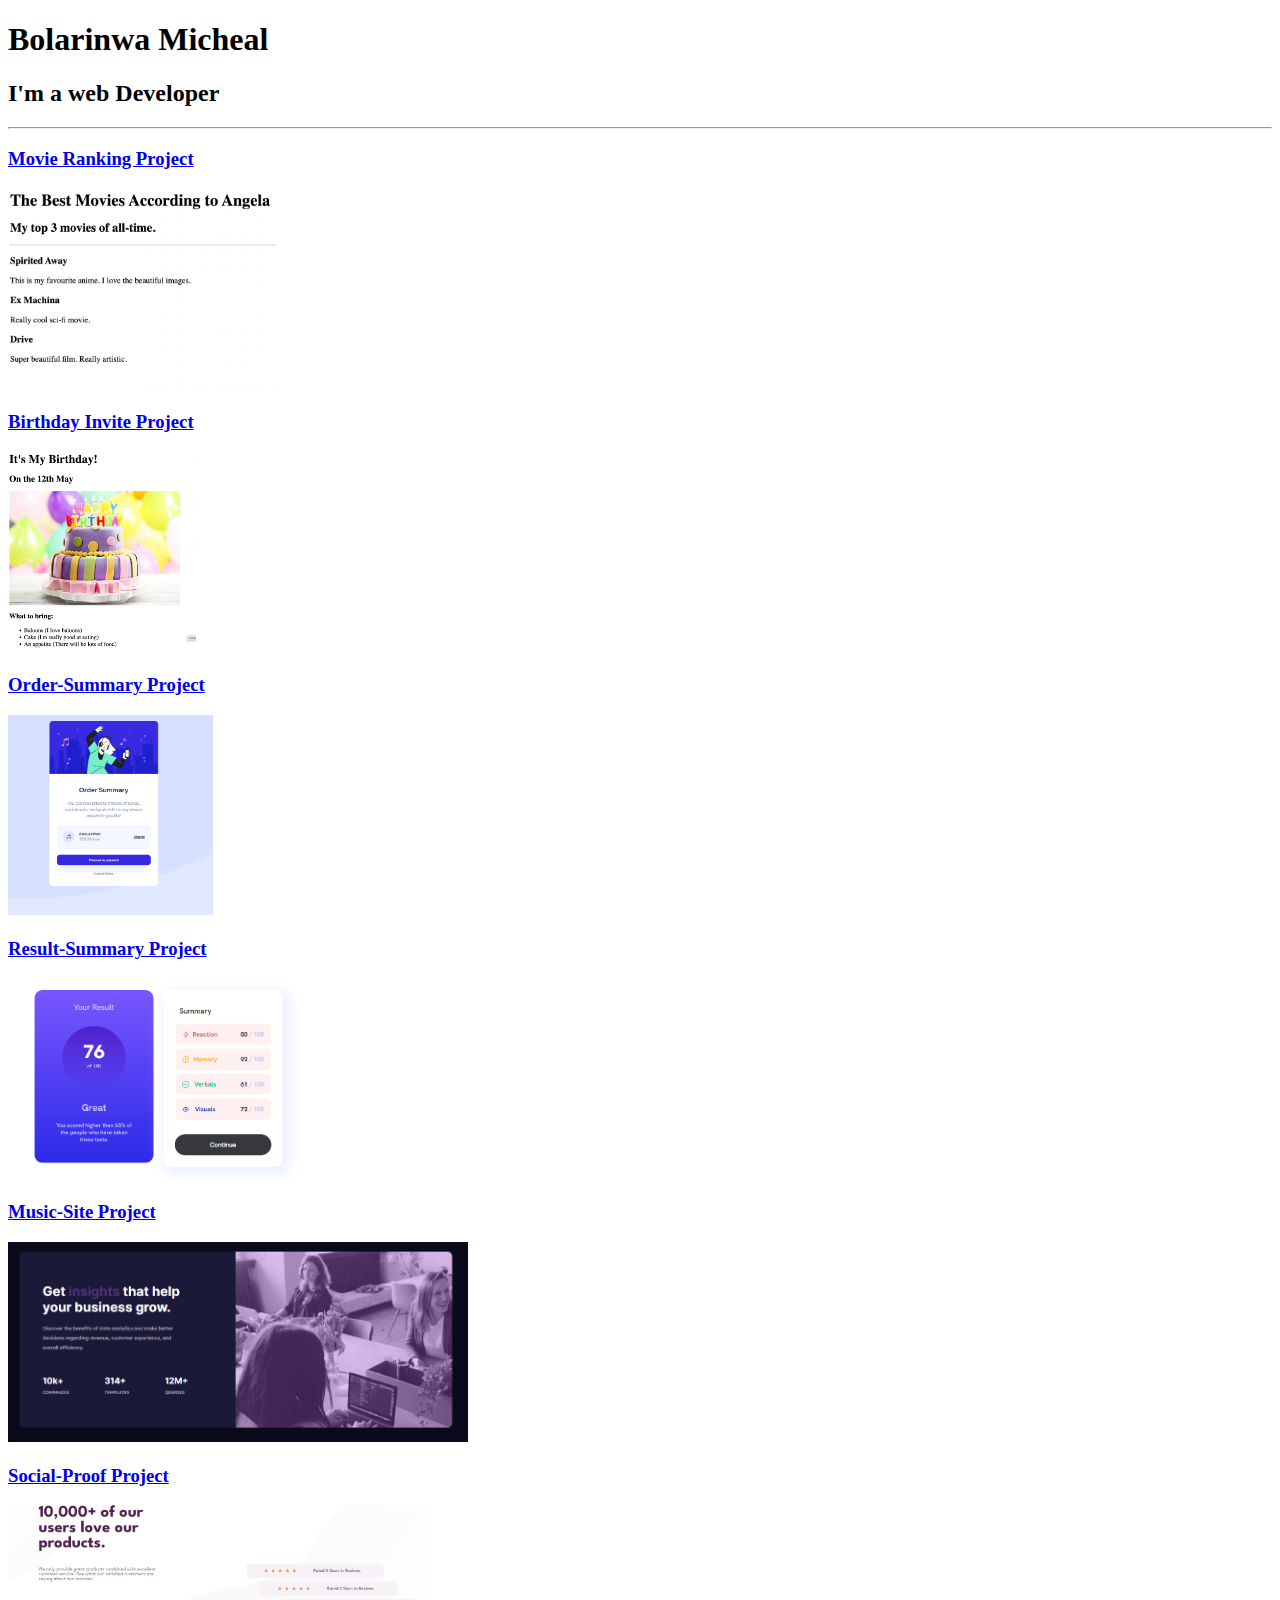
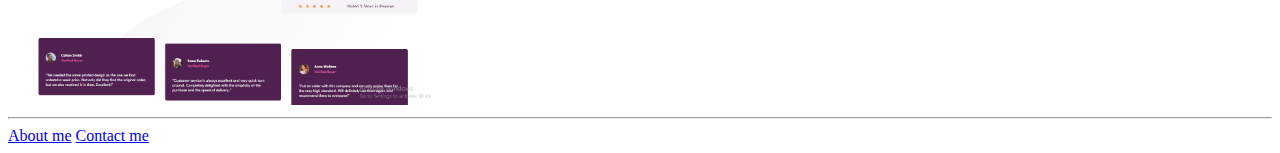
<file: index.html>
<!DOCTYPE html>
<html lang="en">
<head>
    <meta charset="UTF-8">
    <meta name="viewport" content="width=device-width, initial-scale=1.0">
    <title>MY PORTFOLIO</title>
</head>
<body>
    <h1>Bolarinwa Micheal</h1>
    <h2>I'm a web  Developer</h2>
    <hr>
    <a href="./public/movie-ranking.html"><h3>Movie  Ranking  Project</h3></a>
    <img src="./assets/images/movie-ranking.png" height="200"/>
    <a href="./public/birthday-invite.html"><h3>Birthday Invite Project</h3></a>
    <img src="./assets/images/birthday-invite.png" height="200" />
    <a href="./public/Order-Summary.html"><h3>Order-Summary Project</h3></a>
    <img src="./assets/images/Order-Summary .png" height="200" />
    <a href="./public/Result-summary.html"><h3>Result-Summary Project</h3></a>
    <img src="./assets/images/Result-Summary.png" height="200" />
    <a href="./public/music-site.html"><h3>Music-Site Project</h3></a>
    <img src="./assets/images/music.png" height="200" />
    <a href="./public/social-proof.html"><h3>Social-Proof Project</h3></a>
    <img src="./assets/images/social  proof.png" height="200"/>
    <hr>
    <a href="./public/about.html">About me</a>
    <a href="./public/about.html">Contact me</a>
</body>
</html>
</file>
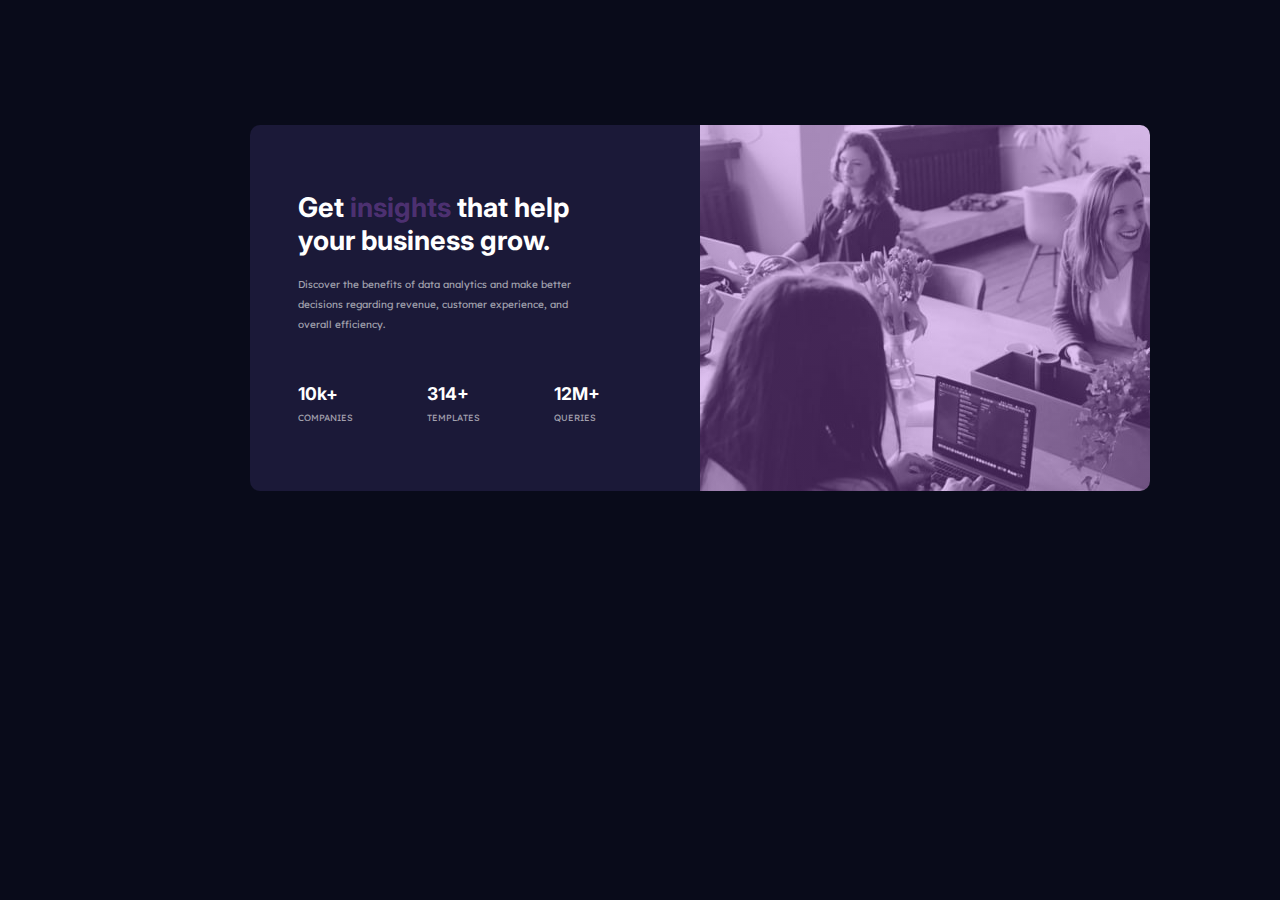
<file: public/music-site.html>
<!DOCTYPE html>
<html lang="en">
<head>
    <meta charset="UTF-8">
    <meta name="viewport" content="width=device-width, initial-scale=1.0">
    <title>Musical Advert</title>
    <link rel="stylesheet" href="music-site.css">
</head>
<body>
    <div class="card">
        <div class="bkg"></div>
        <h1>Get <span style=color:var(--Soft-violet);>insights</span> that help your business grow.</h1>
        <p>Discover the benefits of data analytics and make better decisions regarding revenue, customer 
         experience, and overall efficiency.</p>
         <div class="wrapper">       
             <h3>10k+ <br><span id="span1">companies</span></h3>
            <h3>314+ <br><span id="span1">Templates</span></h3>
            <h3>12M+  <br><span id="span1">queries</span></h3>    
        </div>
    </div>
</body>
</html>
</file>
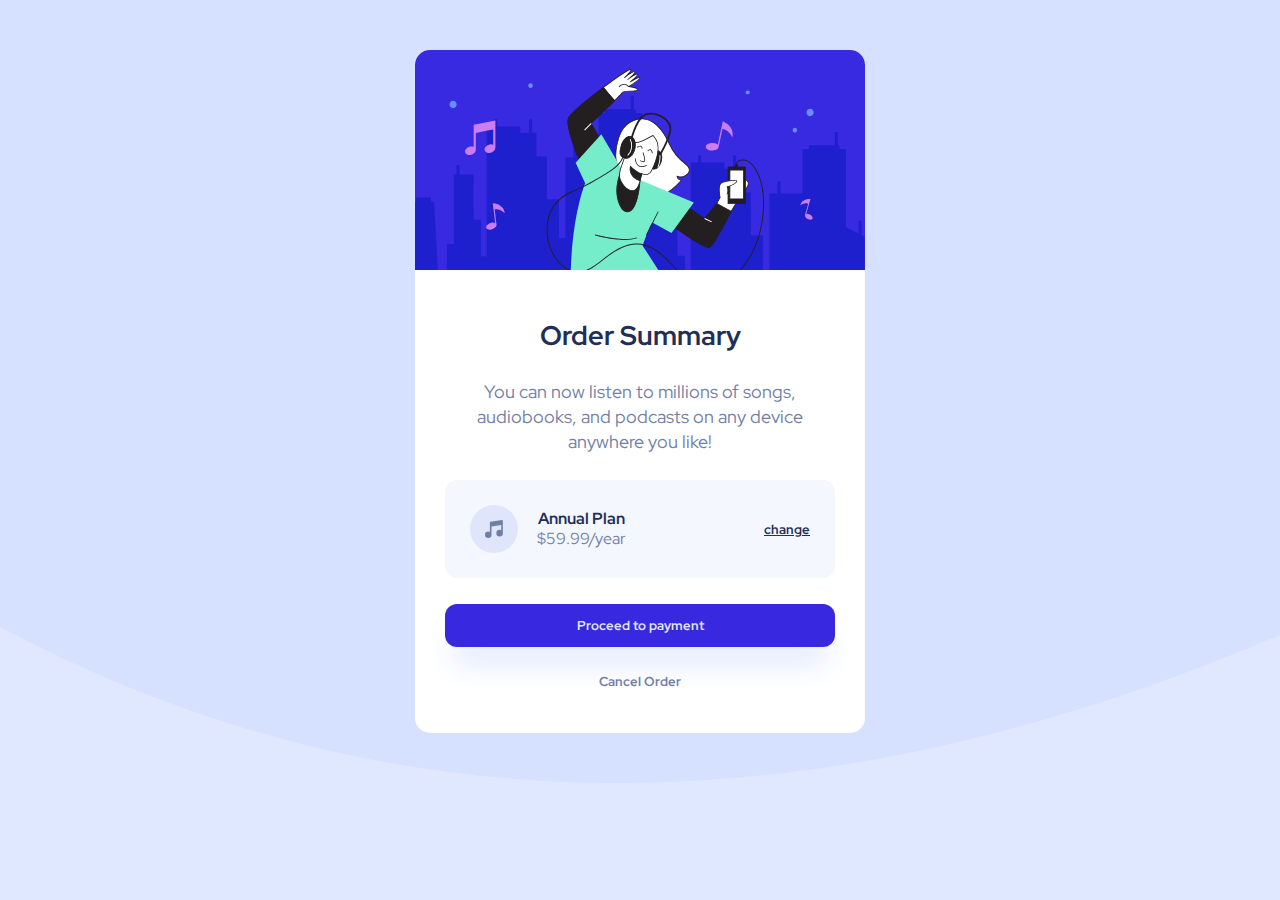
<file: public/Order-Summary.html>
<!DOCTYPE html>
<html lang="en">
<head>
    <meta charset="UTF-8">
    <meta name="viewport" content="width=device-width, initial-scale=1.0">
    <title>Order  Summary Component</title>
    <link rel="stylesheet" href="Order-Summary.css">
</head>
<body>
    <div class="card">
        <img src="../assets/images/illustration-hero.38d7bf58.svg">
        <div class="container">
            <h2>Order Summary</h2>
            <p class = "order-description">You can now listen to millions of songs, audiobooks, and podcasts on any 
                device anywhere you like!</p>
                <div class="payment-description">
                    <img src="../assets/images/icon-music.svg" />
                    <div class="annual">
                        <strong>Annual Plan</strong>
                        <p>$59.99/year</p>
                    </div>
                    <a href="#">change</a>
                </div>
            <button class="proceed-btn">Proceed  to  payment </button>
            <button class="cancel-btn">Cancel  Order </button>
        </div>
    </div>            
</body>
</html>
</file>
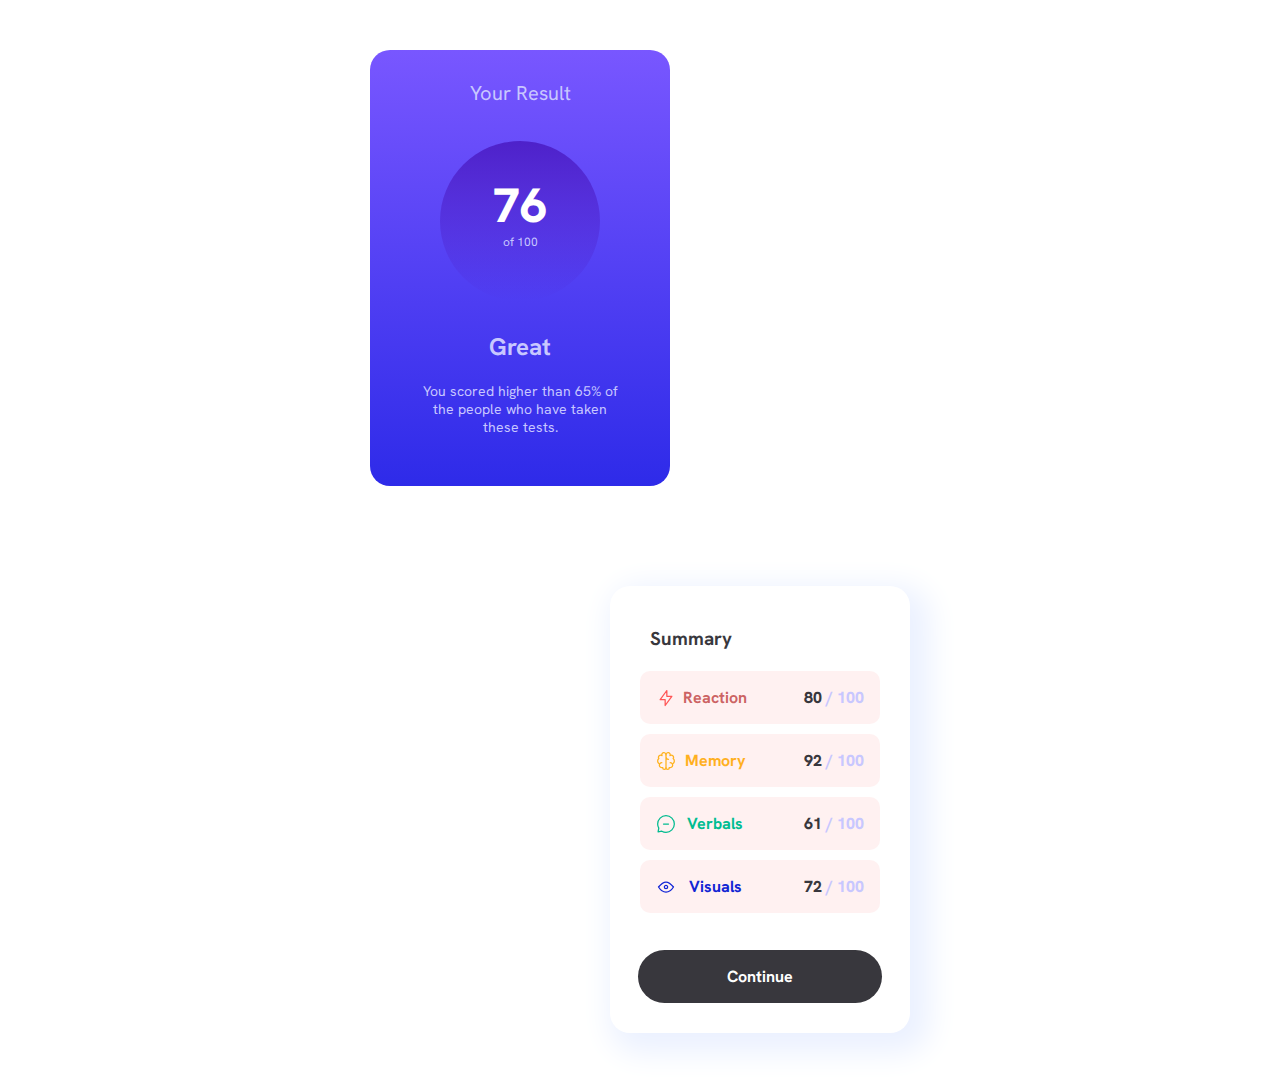
<file: public/Result-summary.html>
<!DOCTYPE html>
<html lang="en">
<head>
    <meta charset="UTF-8">
    <meta name="viewport" content="width=device-width, initial-scale=1.0">
    <title>Result-Summary</title>
    <link rel="stylesheet" href="Result-summary.css">
</head>
<body>
    <div class="card1">
        <p id="your-result">Your Result</p>
        <div id="score">
            <h1 class="scoreline1">76</h1>
            <p  class="scoreline2">of 100</p>
        </div>
        <h2 id="h3">Great</h2>
        <p id="p">You scored higher than 65% of the people who have taken these tests.</p>
    </div>
    <div class="card2">
        <h3 class="summary">Summary</h3>
        <div class="borders">
            <img src="../assets/icon-reaction.svg"  />
            <strong class="reaction">Reaction</strong>
            <strong class="scoreline">80 <span  class="hindered">/ 100</span></strong>
        </div>
        <div class="borders">
            <img src="../assets/icon-memory.svg"  />
            <strong class="memory">Memory</strong>
            <strong class="scoreline">92 <span  class="hindered">/ 100</span></strong>
        </div>
        <div class="borders">
            <img src="../assets/icon-verbal.svg"  />
            <strong class="verbals">Verbals</strong>
            <strong class="scoreline">61 <span  class="hindered">/ 100</span></strong>
        </div>
        <div class="borders">
            <img src="../assets/icon-visual.svg"  />
            <strong class="visuals">Visuals</strong>
            <strong class="scoreline">72 <span  class="hindered">/ 100</span></strong>
        </div>
        <div class="borders5">
            <strong style="text-align: center;">Continue</strong>
        </div>
    </div>

</body>
</html>
</file>
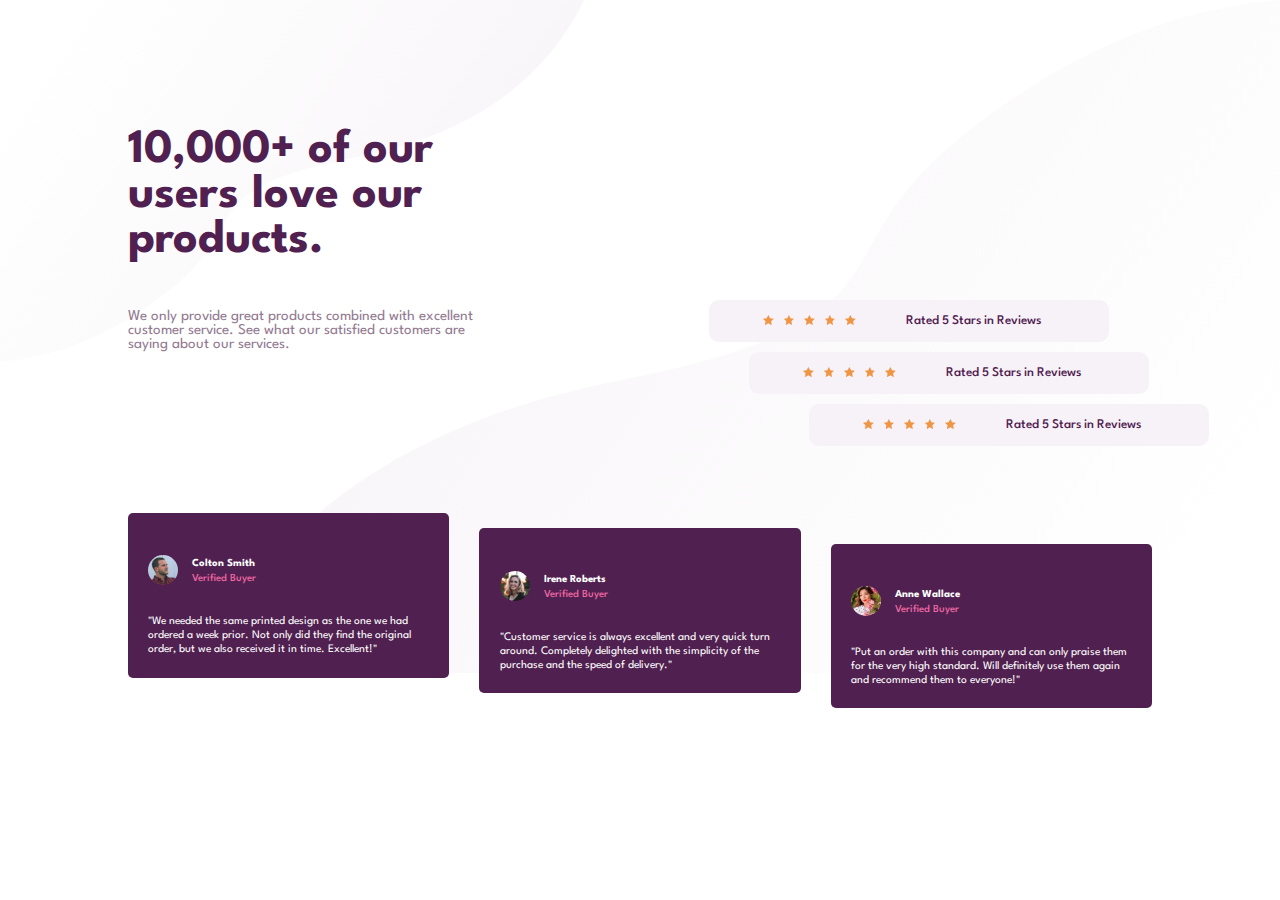
<file: public/social-proof.html>
<!DOCTYPE html>
<html lang="en">
<head>
  <meta charset="UTF-8">
  <meta name="viewport" content="width=device-width, initial-scale=1.0">
  <title>Social proof section</title>
  <link  rel="stylesheet"  href="social-proof.css">
</head>
<body>
  <h1>10,000+ of our <br>users love our <br>products.</h1>
  <p style="margin:0"class="notes">We only provide great products combined with excellent <br>customer service.
    See what our satisfied customers are <br>saying about our services.</p>
  <div class="wrapper2">
    <div  class="rating1">
      <img style="margin:15px 0px 0px 0px " src="../assets/images/icon-star.svg"height=10px>
      <img style="margin:15px 0px 0px 10px " src="../assets/images/icon-star.svg" height=10px>
      <img style="margin:15px 0px 0px 10px " src="../assets/images/icon-star.svg" height=10px>
      <img style="margin:15px 0px 0px 10px " src="../assets/images/icon-star.svg" height=10px>
      <img style="margin:15px 0px 0px 10px " src="../assets/images/icon-star.svg" height=10px>
      <h5 h5  style="font-weight:500;  color:var(--Very-Dark-Magenta); margin-left: 50px;">Rated 5 Stars in Reviews</h6>
    </div>

    <div  class="rating2">
      <img style="margin:15px 0px 0px 0px " src="../assets/images/icon-star.svg"height=10px>
      <img style="margin:15px 0px 0px 10px " src="../assets/images/icon-star.svg" height=10px>
      <img style="margin:15px 0px 0px 10px " src="../assets/images/icon-star.svg" height=10px>
      <img style="margin:15px 0px 0px 10px " src="../assets/images/icon-star.svg" height=10px>
      <img style="margin:15px 0px 0px 10px " src="../assets/images/icon-star.svg" height=10px>
      <h5 h5  style="font-weight:500;  color:var(--Very-Dark-Magenta); margin-left: 50px;">Rated 5 Stars in Reviews</h6>
    </div>

    <div  class="rating3">
      <img style="margin:15px 0px 0px 0px " src="../assets/images/icon-star.svg"height=10px>
      <img style="margin:15px 0px 0px 10px " src="../assets/images/icon-star.svg" height=10px>
      <img style="margin:15px 0px 0px 10px " src="../assets/images/icon-star.svg" height=10px>
      <img style="margin:15px 0px 0px 10px " src="../assets/images/icon-star.svg" height=10px>
      <img style="margin:15px 0px 0px 10px " src="../assets/images/icon-star.svg" height=10px>
      <h5 h5  style="font-weight:500;  color:var(--Very-Dark-Magenta); margin-left: 50px;"> Rated 5 Stars in Reviews</h6>
    </div>
  </div>

   <div  class="wrapper">
    <div class="container1">
      <div class="colton"> 
        <img  style="border-radius: 50%;  margin-top: 22px;" src="../assets/images/image-colton.jpg"  height="30">
        <h6  style=" margin-left: 5%;" class="colton-smith">Colton Smith  <br><span  id="buyer">Verified Buyer</span></h6>
      </div>
      <p class="notes1">"We needed the same printed design as the one we had ordered a week prior. Not only did they find the original order, but we also received it in time.
        Excellent!"</p>  
    </div>

    <div class="container2">
      <div class="colton"> 
        <img  style="border-radius: 50%;  margin-top: 22px;" src="../assets/images/image-irene.jpg"  height="30">
        <h6  style=" margin-left: 5%;" class="colton-smith">Irene Roberts  <br><span  id="buyer">Verified Buyer</span></h6>
      </div>
      <p class="notes1">"Customer service is always excellent and very quick turn around. Completely
        delighted with the simplicity of the purchase and the speed of delivery."</p>  
    </div>

    <div class="container3">
      <div class="colton"> 
        <img  style="border-radius: 50%;  margin-top: 22px;" src="../assets/images/image-anne.jpg"  height="30">
        <h6  style=" margin-left: 5%;" class="colton-smith">Anne Wallace  <br><span  id="buyer">Verified Buyer</span></h6>
      </div>
      <p class="notes1">"Put an order with this company and can only praise them for the very high
        standard. Will definitely use them again and recommend them to everyone!"</p>  
    </div>
  </div>
</body>
</html>
</file>
<file: public/music-site.css>
@import url('https://fonts.googleapis.com/css2?family=Inter:wght@400;500;700&family=Lexend+Deca&display=swap');


:root{
--Very-dark-blue: hsl(233, 47%, 7%);
--Dark-desaturated-blue: hsl(244, 38%, 16%);
--Soft-violet : hsl(277, 64%, 61%); 
--Soft-violet : hsla(277, 64%, 61%, 0.37); 
--White: hsl(0, 0%, 100%);
--Slightly-transparent-white :hsla(0, 0%, 100%, 0.75);
--Slightly-transparent-white: hsla(0, 0%, 100%, 0.6);
}

body{
    background-color: var(--Very-dark-blue);
    margin-top:125px;
    margin-left: 250px;
}

.card{
    position:relative;
    width:450px;
    box-sizing: border-box;
    background: var(--Dark-desaturated-blue);
    padding: 48px 100px  48px 48px;
    border-top-left-radius: 10px;
    border-bottom-left-radius: 10px;
}

.bkg{
    position:absolute;
    left:100%;
    bottom:0%; 
    background-image: linear-gradient(65deg,var(--Soft-violet),var(--Soft-violet)), url("../assets/image-header-desktop.jpg");
    width:100%;
    height:100%;
    border-top-right-radius: 10px;
    border-bottom-right-radius: 10px;
}


h1{
    font-family: 'Inter', sans-serif;
    font-weight: 700;
    color:  white; 
    font-size: 1.7rem;
}

p{
    font-family:'Lexend Deca', sans-serif;
    font-weight:400;
    font-size: 10px;
    color:var(--Slightly-transparent-white);
    line-height: 20px;
}


h3{
    font-family: 'Inter', sans-serif;
    font-weight: 700;
    color:  white;
    font-size:1.1rem;
}

#span1{
    font-family:'Lexend Deca', sans-serif;
    font-weight: 400;
    font-size: xx-small;
    color:var(--Slightly-transparent-white);
    text-transform: uppercase;
}

.wrapper{
    display:  flex;
    justify-content:space-between;
    margin-top: 10%;
}


@media (max-width: 375px){

    body{
        margin-top:200px;
        margin-left: 50px;
    }


    p {
      text-align: center;
      font-size: 8.5px;
      line-height: 15px;
      padding: 5px;  
    }
  
    h1 {
      font-size: 18px;
      text-align: center;
    }
  
    .card {
      width: 200px;
      padding:10px;  
      margin-bottom: 30px;
      text-align: justify;
      border-bottom-right-radius: 5px;
      border-bottom-left-radius: 5px;
      border-top-left-radius: 0px;
    }
  
  .wrapper{
      flex-direction:column;
      Align-items:center;  
    }

    h3{
        font-size:small;
        text-align:center;
    }

    #span1{
        font-size:0.5rem;
    }

    .bkg{
        position:absolute;
        left:0%;
        bottom:100%; 
        background-image: linear-gradient(0deg,var(--Soft-violet),var(--Soft-violet),hsla(244, 38%, 16%, 0.5)), url("../assets/image-header-desktop.jpg");
        width:100%;
        height:50%;
        background-size: cover;
        background-repeat:no-repeat;
        border-top-right-radius: 5px;
        border-top-left-radius: 5px;
        border-bottom-right-radius: 0px; 
  }
}
</file>
<file: public/Order-Summary.css>
@import url('https://fonts.googleapis.com/css2?family=Orbitron:wght@400;800&family=Red+Hat+Display:wght@300;400;500;700;900&display=swap');


:root{
    --Pale-blue: hwb(225 88% 0%);
    --Bright-blue: hsl(245, 75%, 52%);
    --Very-pale-blue: hsl(225, 100%, 98%);
    --Desaturated-blue: hsl(224, 23%, 55%);
    --Dark-blue: hsl(223, 47%, 23%);
}

*{
    margin: 0;   
    padding: 0;  
    box-sizing: border-box; 
}

h2{
    color: var(--Dark-blue);
}

p{
    color: var(--Desaturated-blue);
}

body{
    background-image: url("../assets/images/pattern-background-desktop.svg");
    background-repeat: no-repeat; 
    background-size: cover; 
    background-color: var(--Pale-blue);
    font-family: 'Red Hat Display', sans-serif;
    text-align: center;
}


.card{
    margin:  50px auto;   
    width:  450px;
    background-color: White;
    border-radius: 15px;
    overflow: hidden;
}


.proceed-btn{
    width: 100%;
    background:  var(--Bright-blue);
    font-family: 'Red Hat Display', sans-serif;
    color: var(--Pale-blue);
    font-weight: 700;
    border-radius: 12px;
    padding: 1em 0;
    border: none;
    cursor: pointer;
    font-size: 0.8rem;
    box-shadow: 0px 25px 30px -8px var(--Pale-blue);
}

.proceed-btn:hover{
    opacity: 0.8;
}

.cancel-btn{
    border: none;
    background: none;
    cursor: pointer;
    font-size: 0.8rem;
    font-family: 'Red Hat Display', sans-serif;
    font-weight: 700;
    color: var(--Desaturated-blue);
}


.cancel-btn:hover{
    color: var(--Dark-blue);   
}

.container{
    padding: 30px; 
    display: flex;
    justify-content: center;
    flex-direction: column;
    align-items: center;
    font-size: 18px;
}


.order-description{
    line-height: 25px;
}

.container>*{
    margin: 13px 0;
}

.payment-description{
    padding: 25px;
    background-color: var(--Very-pale-blue);
    border-radius: 12px;
    display: flex;
    justify-content: space-between;  
    align-items: center;
    flex-direction:  row;
    font-size: 16px;
    width: 100%;
}  

a{
    font-size: 13px;
    font-weight: 700;
    color:var(--Dark-blue);
}

a:hover{
    opacity: 0.8;
    text-decoration: none;
}

strong{
    color: var(--Dark-blue);
}


.annual{
    margin-right: 120px;
    line-height:20px;
}
</file>
<file: public/Result-summary.css>
@import url('https://fonts.googleapis.com/css2?family=Hanken+Grotesk:wght@500;700;800&family=Orbitron:wght@400;800&family=Red+Hat+Display:wght@300;400;500;700;900&display=swap');

:root{
    --Light-red: hsla(0, 100%, 67%, 0.082);
    --Orangey-yellow: hsl(39, 100%, 56%);
    --Green-teal: hsl(166, 100%, 37%);
    --Cobalt-blue: hsl(234, 85%, 45%);
    --Light-slate-blue: hsl(252, 100%, 67%);
    --Light-royal-blue: hsl(241, 81%, 54%);
    --Violet-blue: rgb(56, 55, 61);
    --Persian-blue: hsla(241, 72%, 46%, 0);
    --White: hsl(0, 0%, 100%);
    --Pale-blue: hsl(221, 100%, 96%);
    --Light-lavender: hsl(241, 100%, 89%);
    --Dark-gray-blue: rgba(48, 59, 90, 0.247);
}

body{
    text-align: center;
    background: white;
    margin: 0;
    padding: 0;
}

.card1{
    width: 300px;
    background: linear-gradient(hsl(252, 100%, 67%),  hsl(241, 81%, 54%));
    font-family: 'Hanken Grotesk', sans-serif;
    color: var(--Light-lavender);
    border-radius: 20px;
    float: left;
    margin-left: 370px;
    margin-top: 50px;
    margin-bottom: 50px;
}

#score{
    line-height: 5px;
    background: linear-gradient(hsla(256, 72%, 46%, 1), hsla(241, 72%, 46%, 0));
    width: 100px;
    height: 100px;
    border-radius: 50%;
    display: block;
    margin-left: auto;
    margin-right: auto;
    margin-top: 5px;
    margin-bottom: 0px;
    
}

.scoreline1{
    font-weight: 800;
    color: white;
    font-size: 3rem;
}

.scoreline2{
    color: var(--Light-lavender);
    font-size: 12px;
}


.card1>*{
    margin:0px 30px;
    padding: 30px;
    box-sizing: border;
}


#p{
    margin:  20px;
    padding-top: 0px;
    font-size: 14px;
    padding-bottom: 50px;
    margin-bottom: 0px;
}

#h3{
    margin-bottom: 0px;
    padding-bottom: 0px;
    margin-top: 0px;
}

.scoreline{
    font-weight: 800;
    color: var(--Violet-blue);
}


#your-result{
    margin-bottom: 5px;
    font-size: 20px;
}

.card2{
    border: none solid black;
    background:white;
    margin-right: 370px;
    width: 300px;
    padding:20px 20px 10px  20px;
    box-sizing: border-box;
    font-family: 'Hanken Grotesk', sans-serif;
    border-radius: 20px;
    float: right;
    box-shadow: 10px 10px 30px 10px  var(--Pale-blue);
    margin-top : 50px;
    margin-bottom: 50px;
}

.borders{
    background:var(--Light-red);
    color: white;
    margin: 10px;
    padding: 1rem;  
    display: flex;
    justify-content: space-between;
    align-items: center;
    flex-direction: row;
    border-radius:  10px;
}


.reaction{
    margin-right: 50px;
    color: rgba(199, 85, 85, 0.911);
}

.summary{
    color:var(--Violet-blue);
    font-weight: bold;
    margin: 20px;
    text-align:start;
}

.hindered{
    color: var(--Light-lavender);
}

.borders5{
    background:var(--Violet-blue);
    color: white;
    padding: 1rem;  
    border-radius: 2rem;
    margin: 37px  8px   20px   8px;
    cursor: pointer;
}

.memory{
    margin-right: 50px;
    color: var(--Orangey-yellow);
}

.verbals{
    margin-right: 50px;
    color: var(--Green-teal);
}

.visuals{
    margin-right: 50px;
    color: var(--Cobalt-blue);
}
</file>
<file: public/social-proof.css>
@import url('https://fonts.googleapis.com/css2?family=League+Spartan:wght@400;500;600;700&display=swap');


:root{
--Very-Dark-Magenta: hsl(300, 43%, 22%);
--Soft-Pink: hsl(333, 80%, 67%);
--Dark-Grayish-Magenta: hsl(303, 10%, 53%);
--Light-Grayish-Magenta: hsl(300, 24%, 96%);
White: hsl(0, 0%, 100%);
}


body{
    background-image: url("../assets/bg-pattern-top-desktop.svg"), url("../assets/bg-pattern-bottom-desktop.svg"); 
    background-repeat: no-repeat,  no-repeat;
    background-position:top left, top right;
    font-family: 'League Spartan', sans-serif;
    margin: 10%;
}


h1{
    color:  var(--Very-Dark-Magenta);
    font-weight: 700;
    font-size:3rem;
 
}

p{
    font-size: 15px;
    color:var(--Dark-Grayish-Magenta);   
    font-weight: 400;    
    margin-bottom: 0;
    display: inline-flex;
}

.container1{
    background:var(--Very-Dark-Magenta);
    padding:  2%;
    width:300px;
    border-radius: 5px;
    margin-top: 4%;
}

.container2{
    background:var(--Very-Dark-Magenta);
    padding:  2%;
    width:300px;
    border-radius: 5px;
    margin-top:7%;
}

.container3{
    background:var(--Very-Dark-Magenta);
    padding:  2%;
    width:300px;
    border-radius: 5px;
    margin-top: 10%;
}



.colton{
    display: flex;   
}

.colton-smith{
    color:white;
}

#buyer{
    line-height:20px;
    color: var(--Soft-Pink);
    font-weight:500;
}


.notes1{
    margin-top: 0;
    font-size:11.5px;
    color: white;
    font-weight: 400;
    line-height:14px;
}

.wrapper{
    display:flex;
    align-items: center;
    gap:30px;
}

.wrapper2{
    display:inline-flex;
    flex-direction: column;
    align-items: center;
    position: relative;
    left:52%;  
    top:-45px;
    gap: 10px;
}

.rating1{
    display:flex;
    justify-content: center;
    background-color:var(--Light-Grayish-Magenta);
    width: 400px;
    border-radius: 10px;
    position:relative;
    top:50px;
    right:200px;
    margin-right: 50%;
}

.rating2{
    display:flex;
    justify-content: center;
    background-color:var(--Light-Grayish-Magenta);
    width: 400px;
    border-radius: 10px;
    position:relative;
    top:50px;
    right:200px;
    margin-left:-30%;  
}

.rating3{
    display:flex;
    justify-content: center;
    background-color:var(--Light-Grayish-Magenta);
    width: 400px;
    border-radius: 10px;
    position:relative;
    top:50px;
    right:300px;
    margin-left:50%; 
}  

img{
    object-fit: contain;
}

h5{
    margin:15px;
}


@media (max-width: 375px){

    body{
        margin-top:50px;
        margin-left: 50px;
    }

 
  .wrapper{
      flex-direction:column;
      Align-items:center;  
      gap:0;
    }

    .wrapper2{
        flex-direction:column;
        Align-items:center;  
        gap: -60px;
        left: 0;
        margin-bottom: 10px;
      }

    .rating1,.rating2,.rating3{
        margin:0;
        right:0;  
        width:130%;
}  

    h1{
       font-size:2rem;
       text-align: center; 

    }

    .notes{
        text-align: center;
        position:relative;
        top:-5px; 
        font-size: 0.9rem;   
    }
}
</file>
